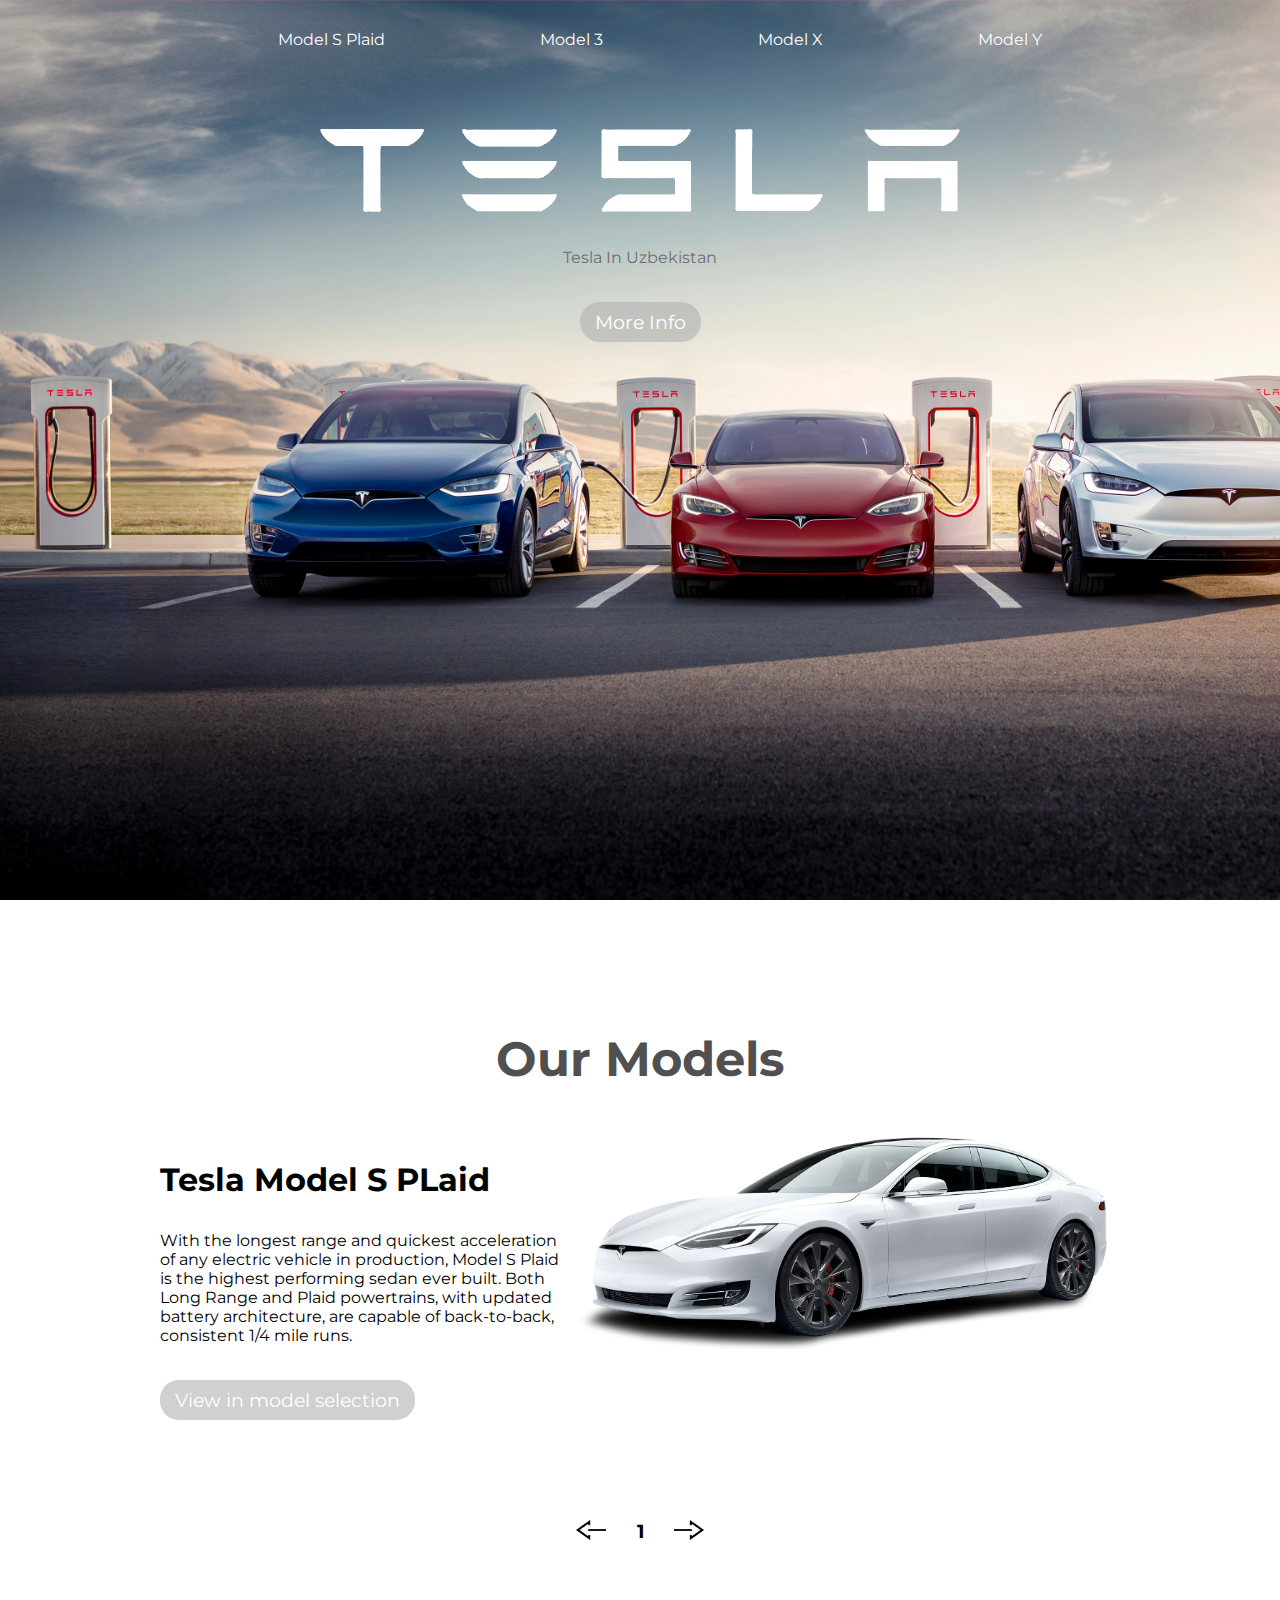
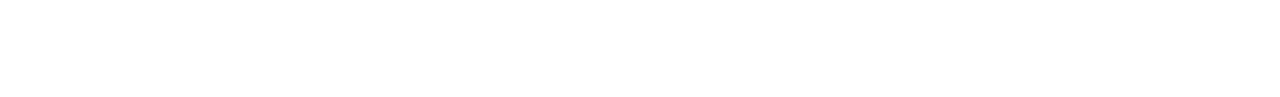
<file: Tesla-En/index.html>
<!DOCTYPE html>
<head>
    <meta charset="UTF-8">
    <meta http-equiv="X-UA-Compatible" content="IE=edge">
    <link rel="icon" href="https://upload.wikimedia.org/wikipedia/commons/b/bb/Tesla_T_symbol.svg">
    <meta name="viewport" content="width=device-width, initial-scale=1.0">
    
    <title>TESLA</title>
    <link rel="stylesheet" href="styles.css">
</head>
<body>
    <div class="preloader">
        <div class="preloader__row">
          <div class="preloader__item"></div>
          <div class="preloader__item"></div>
        </div>
      </div>

    <script>
        window.onload = function () {
          document.body.classList.add('loaded');
        }
    </script>

    <script>
            window.onload = function () {
            document.body.classList.add('loaded_hiding');
            window.setTimeout(function () {
                document.body.classList.add('loaded');
                document.body.classList.remove('loaded_hiding');
            }, 500);
            }
    </script>


    <section>
    

    <nav>
        <ul>
        <li><a href="model-config/model-plaid/index.html" class="model-plaid">Model S Plaid</a></li>
        <li><a href="model-config/model-3/index.html" class="model-3">Model 3</a></li>
        <li><a href="model-config/model-x/index.html" class="model-x">Model X</a></li>
        <li><a href="model-config/model-y/index.html" class="model-y">Model Y</a></li>
        </ul>
    </nav>
    
    <div class="logo-img">
        <img src="img/logo.png" alt="logo" class="logo" width="40%" >
    </div>
    <p class="logo-text">Tesla In Uzbekistan</p>
    

    <button class="configure"><a href="model-config/model-choose.html">More Info</a></button>

</section>

    <h2 id="cars">Our Models</h2>

<div class="cars">

    <div class="tesla--model">
        <div class="about--car">
            <h3 class="model-name--1">Tesla Model S PLaid</h3>
            <h3 class="model-name--2 hidden">Tesla Model 3</h3>
            <h3 class="model-name--3 hidden">Tesla Model X</h3>
            <h3 class="model-name--4 hidden">Tesla Model Y</h3>
            
            <p class="model-about--1">With the longest range and quickest acceleration of any electric vehicle in production, Model S Plaid is the highest performing sedan ever built. Both Long Range and Plaid powertrains, with updated battery architecture, are capable of back-to-back, consistent 1/4 mile runs.</p>
            <p class="model-about--2 hidden">Model 3 comes with the option of dual motor all-wheel drive, 20” Überturbine Wheels and Performance Brakes and lowered suspension for total control, in all weather conditions. And a carbon fiber spoiler improves stability at high speeds, all allowing Model 3 to accelerate from 0-60 mph* in as little as 3.1 seconds.</p>
            <p class="model-about--3 hidden">With the most power and quickest acceleration of any SUV, Model X Plaid is the highest performing SUV ever built. Both Long Range and Plaid powertrains, with updated battery architecture, can deliver instant torque at any speed.</p>
            <p class="model-about--4 hidden">Model Y provides maximum versatility—able to carry 7 passengers and their cargo. Each second row seat folds flat independently, creating flexible storage for skis, furniture, luggage and more. The liftgate opens to a low trunk floor that makes loading and unloading easy and quick.</p>

            
            <button class="configure-left"><a href="model-config/model-choose.html">View in model selection</a></button>
            
        </div>
        <div class="car--image">
            <img src="img-models/1.png" alt="model" id="gallery-cars" class="gallery-cars--1">
            <img src="img-models/2.png" alt="model" id="gallery-cars" class="gallery-cars--2 hidden">
            <img src="img-models/3.png" alt="model" id="gallery-cars" class="gallery-cars--3 hidden">
            <img src="img-models/4.png" alt="model" id="gallery-cars" class="gallery-cars--4 hidden">
            
        </div>

    </div>
</div>


    <div class="gallery-controller">
        <img src="img/arrow-left.png" class="left-arrow" width="30px" height="20px">
        <strong><p class="gallery-num">1</p></strong>
        <img src="img/arrow-right.png" class="right-arrow" width="30px" height="20px">

    </div>

   

    <script src="script.js"></script>
</body>
</html>
</file>
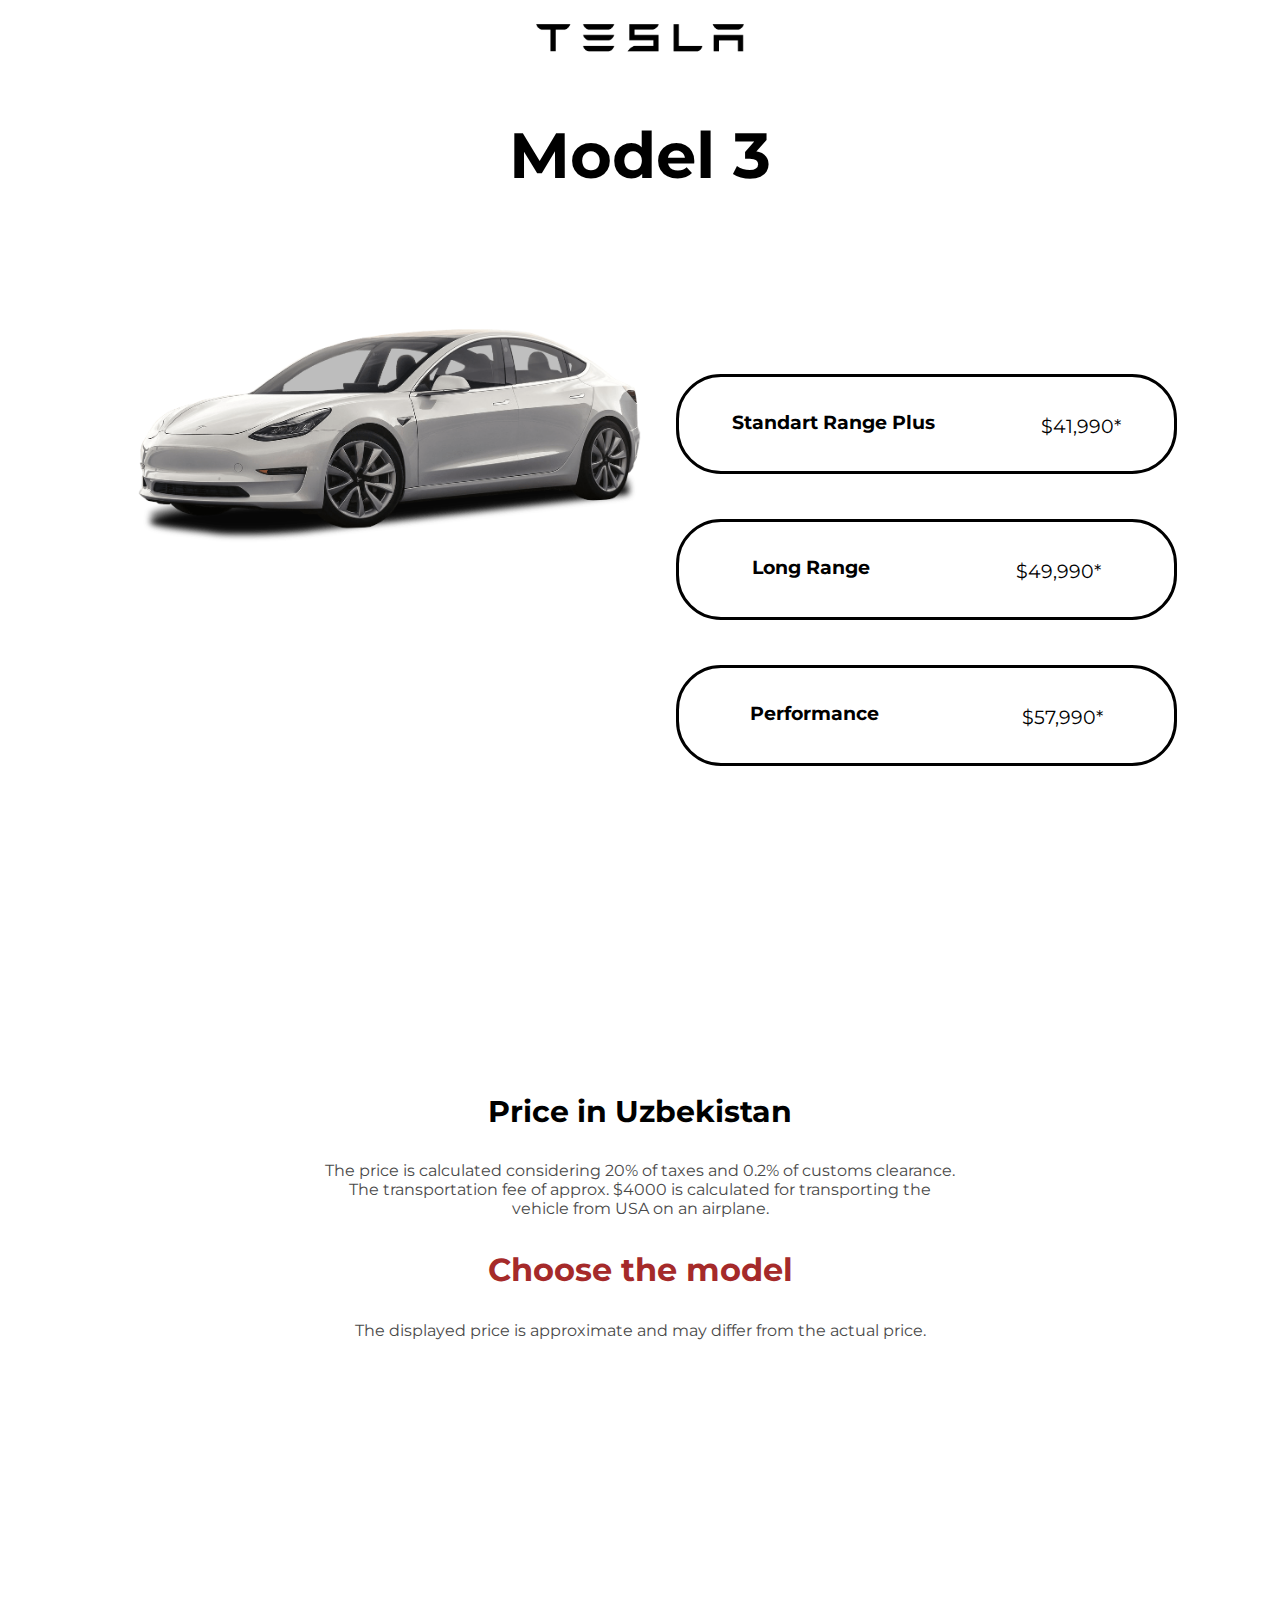
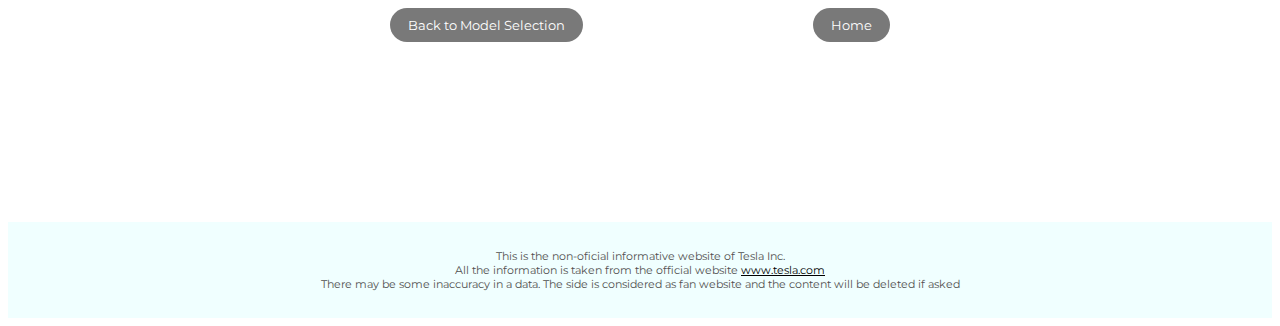
<file: Tesla-En/model-config/model-3/index.html>
<!DOCTYPE html>
<html lang="en">
<head>
    <meta charset="UTF-8">
    <meta http-equiv="X-UA-Compatible" content="IE=edge">
    <link rel="stylesheet" href="model.css">
    <meta name="viewport" content="width=device-width, initial-scale=1.0">
    <link rel="icon" href="https://upload.wikimedia.org/wikipedia/commons/b/bb/Tesla_T_symbol.svg">
    <title>Tesla Model 3</title>
</head>
<body>

    <header>
        <img src="logo.png" alt="Logo">
    </header>

    <h2 class="header">Model 3</h2>

    <section>
        <div class="model-img">
            <img src="img-model/model.png" alt="model">
        </div>

    
        <div class="configurator">
            <div class="config config-1" id="config-1">
                <div><h3 id="name-of-config-1">Standart Range Plus</p></div>
                <div><p id="price-1">$41,990*</p></div>
                
                

            </div>
            <div class="config config-2">
                <div><h3 id="name-of-config-2">Long Range</p></div>
                <div><p id="price-1">$49,990*</p></div>
                
                
            </div>

            <div class="config config-3">
                <div><h3 id="name-of-config-3">Performance</p></div>
                <div><p id="price-1">$57,990*</p></div>
                
                
            </div>


        </div>

    </section>

    <div class="uzb-cost">
        <h3>Price in Uzbekistan</h3>
        <p class="uzb-reg">The price is calculated considering 20% of taxes and 0.2% of customs clearance. The transportation fee of approx. $4000 is calculated for transporting the vehicle from USA on an airplane.</p>
        <p class="price-uzb"><strong>Choose the model</strong></p>
        <p class="note">The displayed price is approximate and may differ from the actual price.</p>
    </div>


    <div class="buttons">
        <button><a href="../model-choose.html">Back to Model Selection</a></button><br>
        <button><a href="../../index.html">Home</a></button>

    </div>



    <!-- <div class="section-specs">
        <div class="specs">
            <div class="range"></div>
            <div class="top-speed"></div>
            <div class="speed"></div>
        </div>
    </div> -->




    <footer>
        <p>This is the non-oficial informative website of Tesla Inc. <br>
         All the information is taken from the official website <a href="tesla.com">www.tesla.com</a><br>
        There may be some inaccuracy in a data. The side is considered as fan website and the content will be deleted if asked</p>
    </footer>
    

<script src="model.js"></script>
    
</body>
</html>
</file>
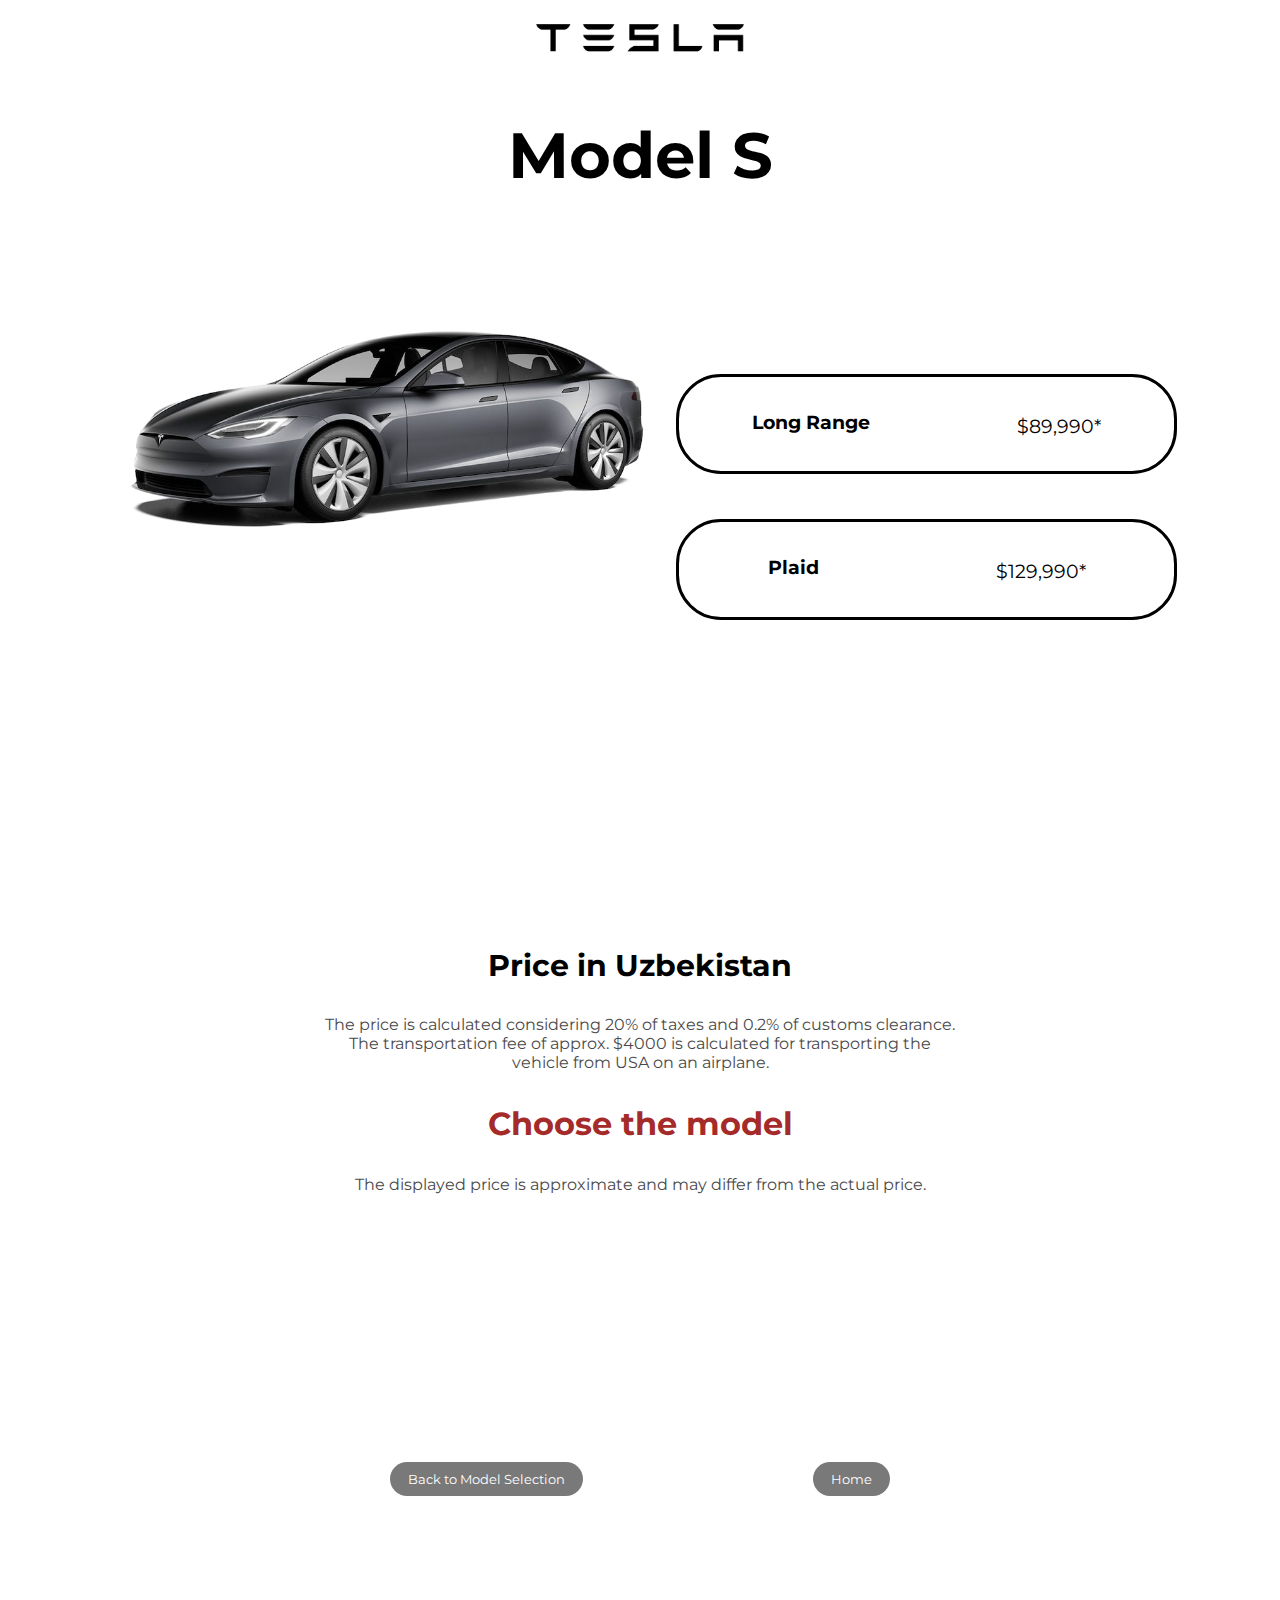
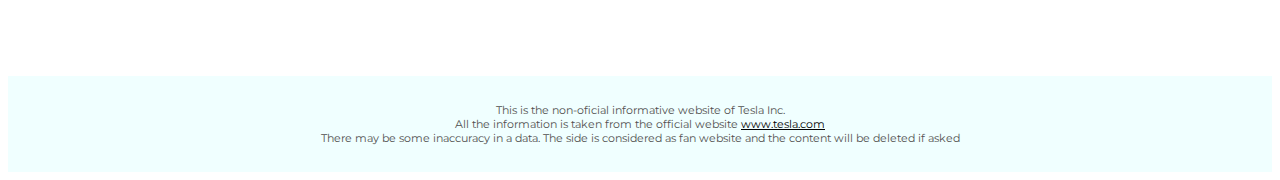
<file: Tesla-En/model-config/model-plaid/index.html>
<!DOCTYPE html>
<html lang="en">
<head>
    <meta charset="UTF-8">
    <meta http-equiv="X-UA-Compatible" content="IE=edge">
    <link rel="stylesheet" href="model.css">
    <meta name="viewport" content="width=device-width, initial-scale=1.0">
    <link rel="icon" href="https://upload.wikimedia.org/wikipedia/commons/b/bb/Tesla_T_symbol.svg">
    <title>Tesla Model S PLaid</title>
</head>
<body>

    <header>
        <img src="logo.png" alt="Logo">
    </header>

    <h2 class="header">Model S</h2>

    <section>
        <div class="model-img">
            <img src="img-model/model.png" alt="model">
        </div>

    
        <div class="configurator">
            <div class="config config-1" id="config-1">
                <div><h3 id="name-of-config-1">Long Range</p></div>
                <div><p id="price-1">$89,990*</p></div>
                
                

            </div>
            <div class="config config-2">
                <div><h3 id="name-of-config-1">Plaid</p></div>
                <div><p id="price-1">$129,990*</p></div>
                
                
            </div>

            <!-- <div class="config config-3">
                <div><h3 id="name-of-config-1">Plaid</p></div>
                <div><p id="price-1">$129,990*</p></div>
                
                
            </div> -->


        </div>

    </section>

    <div class="uzb-cost">
        <h3>Price in Uzbekistan</h3>
        <p class="uzb-reg">The price is calculated considering 20% of taxes and 0.2% of customs clearance. The transportation fee of approx. $4000 is calculated for transporting the vehicle from USA on an airplane.</p>
        <p class="price-uzb"><strong>Choose the model</strong></p>
        <p class="note">The displayed price is approximate and may differ from the actual price.</p>
    </div>


    <div class="buttons">
        <button><a href="../model-choose.html">Back to Model Selection</a></button><br>
        <button><a href="../../index.html">Home</a></button>

    </div>



    <!-- <div class="section-specs">
        <div class="specs">
            <div class="range"></div>
            <div class="top-speed"></div>
            <div class="speed"></div>
        </div>
    </div> -->




    <footer>
        <p>This is the non-oficial informative website of Tesla Inc. <br>
         All the information is taken from the official website <a href="tesla.com">www.tesla.com</a><br>
        There may be some inaccuracy in a data. The side is considered as fan website and the content will be deleted if asked</p>
    </footer>
    

<script src="model.js"></script>
    
</body>
</html>
</file>
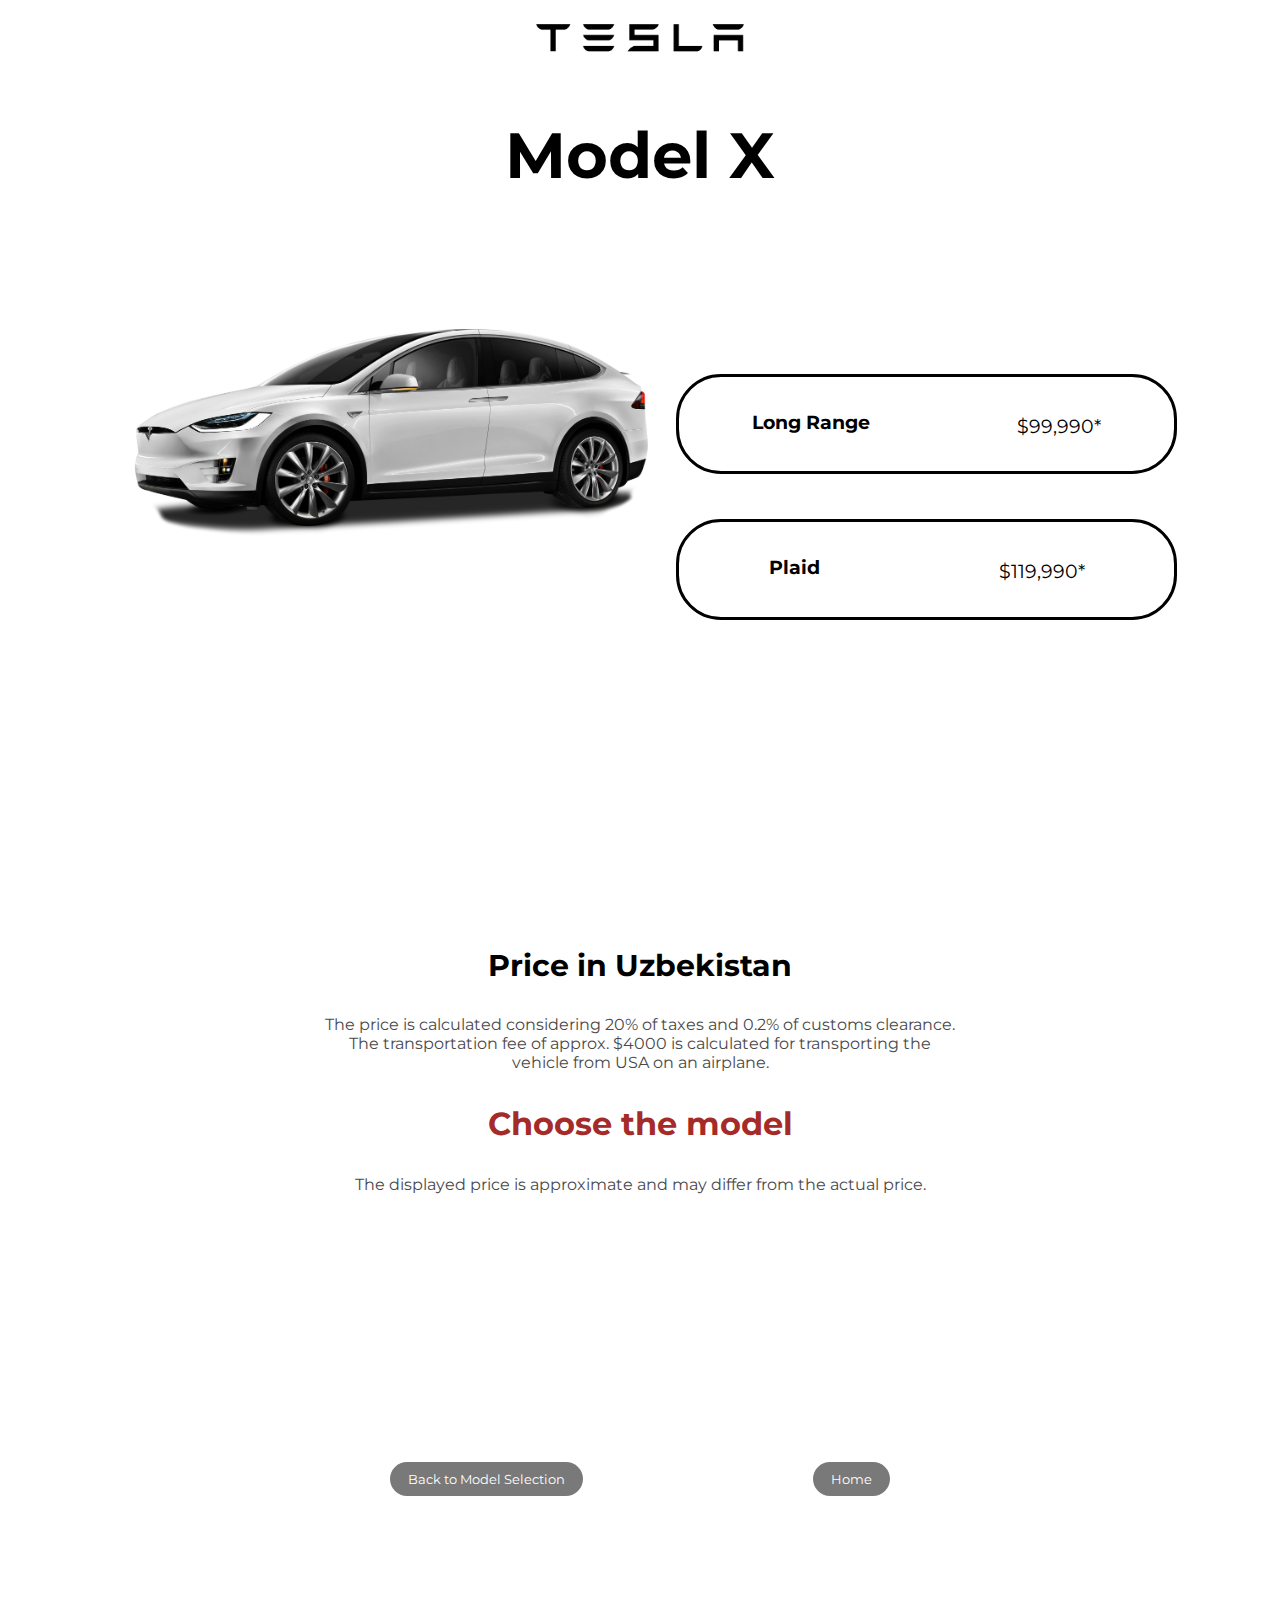
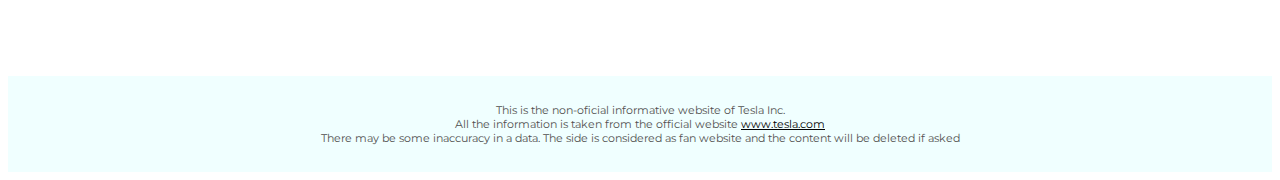
<file: Tesla-En/model-config/model-x/index.html>
<!DOCTYPE html>
<html lang="en">
<head>
    <meta charset="UTF-8">
    <meta http-equiv="X-UA-Compatible" content="IE=edge">
    <link rel="stylesheet" href="model.css">
    <meta name="viewport" content="width=device-width, initial-scale=1.0">
    <link rel="icon" href="https://upload.wikimedia.org/wikipedia/commons/b/bb/Tesla_T_symbol.svg">
    <title>Tesla Model X</title>
</head>
<body>

    <header>
        <img src="logo.png" alt="Logo">
    </header>

    <h2 class="header">Model X</h2>

    <section>
        <div class="model-img">
            <img src="img-model/model.png" alt="model">
        </div>

    
        <div class="configurator">
            <div class="config config-1" id="config-1">
                <div><h3 id="name-of-config-1">Long Range</p></div>
                <div><p id="price-1">$99,990*</p></div>
                
                

            </div>
            <div class="config config-2">
                <div><h3 id="name-of-config-1">Plaid</p></div>
                <div><p id="price-1">$119,990*</p></div>
                
                
            </div>

            <!-- <div class="config config-3">
                <div><h3 id="name-of-config-1">Plaid</p></div>
                <div><p id="price-1">$129,990*</p></div>
                
                
            </div> -->


        </div>

    </section>

    <div class="uzb-cost">
        <h3>Price in Uzbekistan</h3>
        <p class="uzb-reg">The price is calculated considering 20% of taxes and 0.2% of customs clearance. The transportation fee of approx. $4000 is calculated for transporting the vehicle from USA on an airplane.</p>
        <p class="price-uzb"><strong>Choose the model</strong></p>
        <p class="note">The displayed price is approximate and may differ from the actual price.</p>
    </div>


    <div class="buttons">
        <button><a href="../model-choose.html">Back to Model Selection</a></button><br>
        <button><a href="../../index.html">Home</a></button>

    </div>


    <!-- <div class="section-specs">
        <div class="specs">
            <div class="range"></div>
            <div class="top-speed"></div>
            <div class="speed"></div>
        </div>
    </div> -->




    <footer>
        <p>This is the non-oficial informative website of Tesla Inc. <br>
         All the information is taken from the official website <a href="tesla.com">www.tesla.com</a><br>
        There may be some inaccuracy in a data. The side is considered as fan website and the content will be deleted if asked</p>
    </footer>
    

<script src="model.js"></script>
    
</body>
</html>
</file>
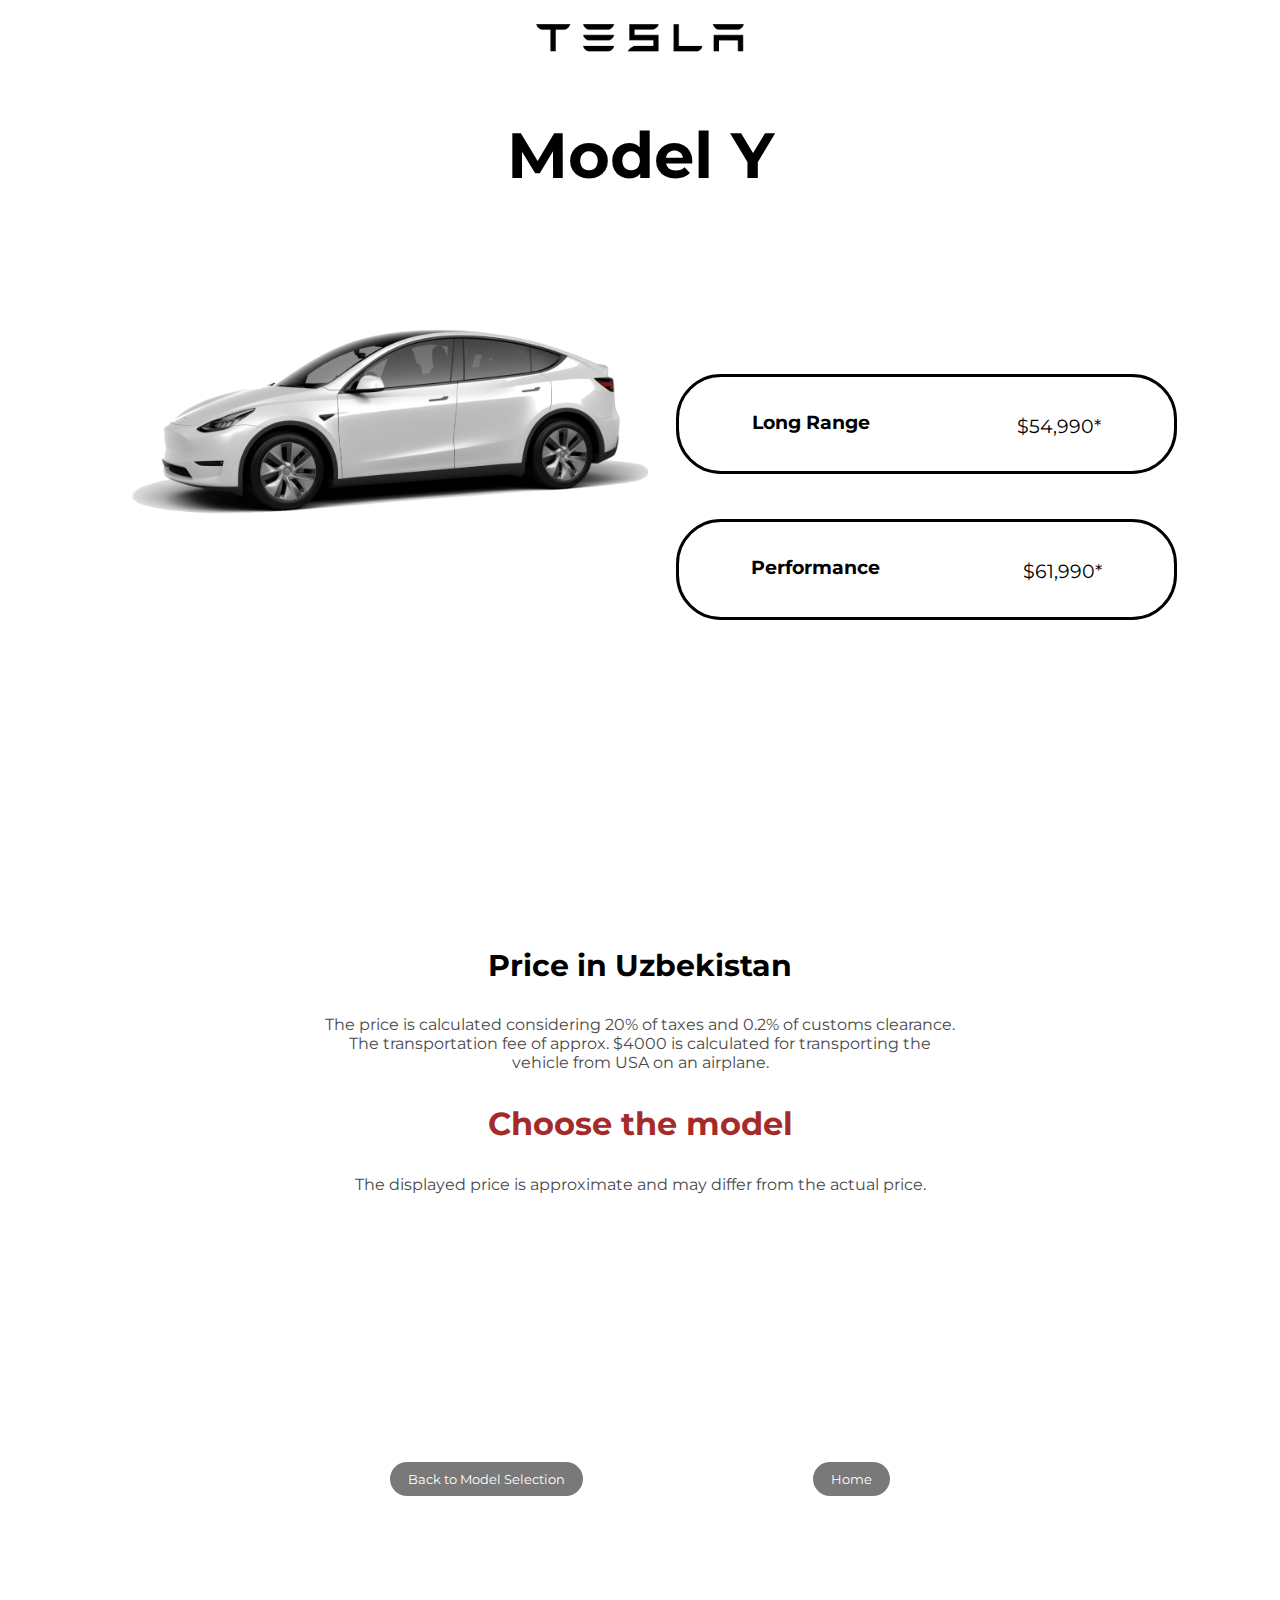
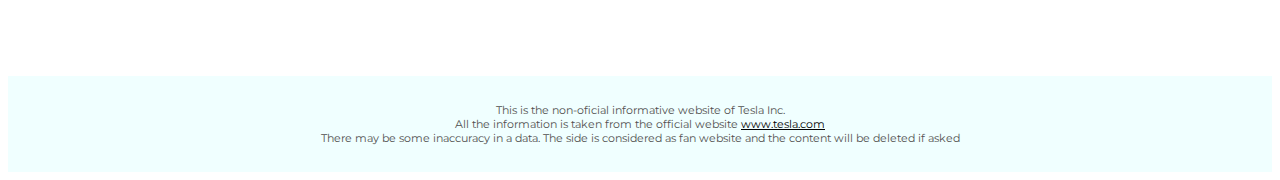
<file: Tesla-En/model-config/model-y/index.html>
<!DOCTYPE html>
<html lang="en">
<head>
    <meta charset="UTF-8">
    <meta http-equiv="X-UA-Compatible" content="IE=edge">
    <link rel="stylesheet" href="model.css">
    <meta name="viewport" content="width=device-width, initial-scale=1.0">
    <link rel="icon" href="https://upload.wikimedia.org/wikipedia/commons/b/bb/Tesla_T_symbol.svg">
    <title>Tesla Model Y</title>
</head>
<body>

    <header>
        <img src="logo.png" alt="Logo">
    </header>

    <h2 class="header">Model Y</h2>

    <section>
        <div class="model-img">
            <img src="img-model/model.png" alt="model">
        </div>

    
        <div class="configurator">
            <div class="config config-1" id="config-1">
                <div><h3 id="name-of-config-1">Long Range</p></div>
                <div><p id="price-1">$54,990*</p></div>
                
                

            </div>
            <div class="config config-2">
                <div><h3 id="name-of-config-1">Performance</p></div>
                <div><p id="price-1">$61,990*</p></div>
                
                
            </div>

            <!-- <div class="config config-3">
                <div><h3 id="name-of-config-1">Plaid</p></div>
                <div><p id="price-1">$129,990*</p></div>
                
                
            </div> -->


        </div>

    </section>

    <div class="uzb-cost">
        <h3>Price in Uzbekistan</h3>
        <p class="uzb-reg">The price is calculated considering 20% of taxes and 0.2% of customs clearance. The transportation fee of approx. $4000 is calculated for transporting the vehicle from USA on an airplane.</p>
        <p class="price-uzb"><strong>Choose the model</strong></p>
        <p class="note">The displayed price is approximate and may differ from the actual price.</p>
    </div>

    <div class="buttons">
        <button><a href="../model-choose.html">Back to Model Selection</a></button><br>
        <button><a href="../../index.html">Home</a></button>

    </div>



    <!-- <div class="section-specs">
        <div class="specs">
            <div class="range"></div>
            <div class="top-speed"></div>
            <div class="speed"></div>
        </div>
    </div> -->




    <footer>
        <p>This is the non-oficial informative website of Tesla Inc. <br>
         All the information is taken from the official website <a href="tesla.com">www.tesla.com</a><br>
        There may be some inaccuracy in a data. The side is considered as fan website and the content will be deleted if asked</p>
    </footer>
    

<script src="model.js"></script>
    
</body>
</html>
</file>
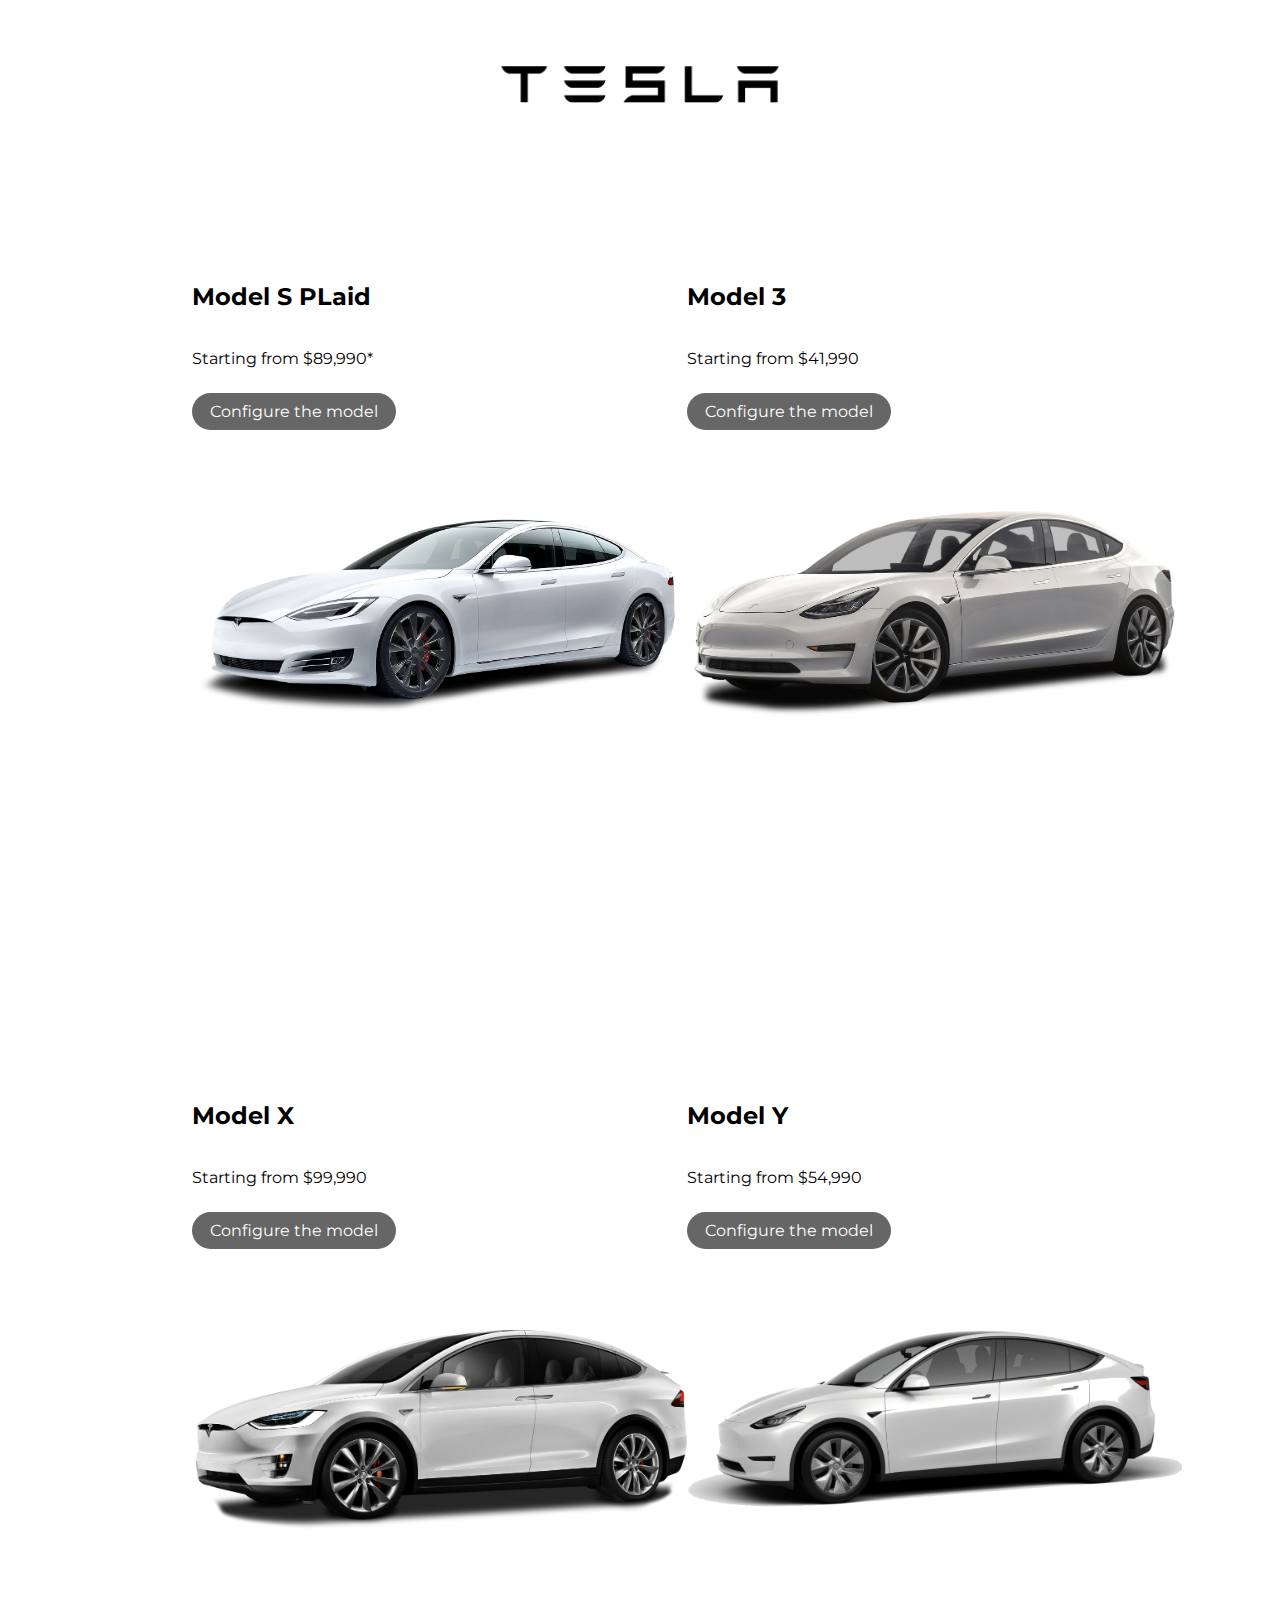
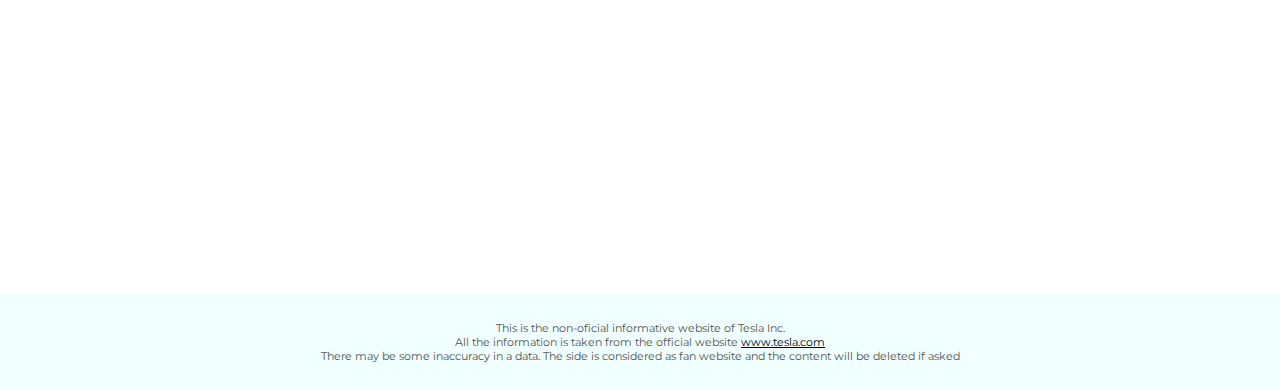
<file: Tesla-En/model-config/model-choose.html>
<!DOCTYPE html>
<html lang="en">
<head>
    <meta charset="UTF-8">
    <meta http-equiv="X-UA-Compatible" content="IE=edge">
    <link rel="icon" href="https://upload.wikimedia.org/wikipedia/commons/b/bb/Tesla_T_symbol.svg">
    <meta name="viewport" content="width=device-width, initial-scale=1.0">
        <link
    rel="stylesheet"
    href="https://cdnjs.cloudflare.com/ajax/libs/animate.css/4.1.1/animate.min.css"
  /><link rel="stylesheet" href="model-choose-style.css">
    <title>Model Selection</title>
</head>
<body>
    <!-- Loader -->
    <div class="preloader">
        <div class="preloader__row">
          <div class="preloader__item"></div>
          <div class="preloader__item"></div>
        </div>
      </div>

    <script>
        window.onload = function () {
          document.body.classList.add('loaded');
        }
    </script>

    <script>
            window.onload = function () {
            document.body.classList.add('loaded_hiding');
            window.setTimeout(function () {
                document.body.classList.add('loaded');
                document.body.classList.remove('loaded_hiding');
            }, 500);
            }
    </script>



    <header>
        <img src="img-selector/logo.png" alt="Logo">
    </header>
    <section>
        <div class="model_line-1">
            <div class="model plaid">
                <h2>Model S PLaid</h2>
                <p>Starting from $89,990*</p>
                <a href="model-plaid/index.html">Configure the model</a>
                <img src="img-selector/1.png" alt="model">
            </div>
            <div class="model model3">
                <h2>Model 3</h2>
                <p>Starting from $41,990</p>
                <a href="model-3/index.html">Configure the model</a>
                <img src="img-selector/2.png" alt="model">
            </div>

            
        </div>
    
            <p class="more animate__animated animate__bounce">Scroll to see more</p>
        
            <script>
                // All animations will take twice the time to accomplish
                document.documentElement.style.setProperty('--animate-duration', '2s');

                // All animations will take half the time to accomplish
                document.documentElement.style.setProperty('--animate-duration', '.5s');
            </script>
        

        <div class="model_line-2">
            <div class="model modelX">
                <h2>Model X</h2>
                <p>Starting from $99,990</p>
                <a href="model-x/index.html">Configure the model</a>
                <img src="img-selector/3.png" alt="model">
            </div>
            <div class="model modelY">
                <h2>Model Y</h2>
                <p>Starting from $54,990</p>
                <a href="model-y/index.html">Configure the model</a>
                <img src="img-selector/4.png" alt="model">
            </div>

        </div>
    </section>




    <footer>
        <p>This is the non-oficial informative website of Tesla Inc. <br>
         All the information is taken from the official website <a href="tesla.com">www.tesla.com</a><br>
        There may be some inaccuracy in a data. The side is considered as fan website and the content will be deleted if asked</p>
    </footer>
</body>
</html>
</file>
<file: Tesla-En/styles.css>
@import url('https://fonts.googleapis.com/css2?family=Montserrat:wght@300;500&display=swap');
/* font-family: 'Montserrat', sans-serif; */
@import url('https://fonts.googleapis.com/css2?family=Montserrat:wght@800&display=swap');
/* font-family: 'Montserrat', sans-serif; */




html{
    scroll-behavior: smooth;
}


body {
    margin: 0;
    padding: 0;
    box-sizing: border-box;
    
}

section {
    background-image: url("img/all.webp");
    background-size: cover;
    height: 100vh;
}
/* Pre-Loader */
.preloader {
    /*фиксированное позиционирование*/
    position: fixed;

/* координаты положения */
    left: 0;
    top: 0;
    right: 0;
    bottom: 0;
    /* фоновый цвет элемента */
    background: #e0e0e0;
    /* размещаем блок над всеми элементами на странице (это значение должно быть больше, чем у любого другого позиционированного элемента на странице) */
    z-index: 1001;
  }
  
  .preloader__row {
    position: relative;
    top: 50%;
    left: 50%;
    width: 70px;
    height: 70px;
    margin-top: -35px;
    margin-left: -35px;
    text-align: center;
    animation: preloader-rotate 2s infinite linear;
  }
  
  .preloader__item {
    position: absolute;
    display: inline-block;
    top: 0;
    background-color: #337ab7;
    border-radius: 100%;
    width: 35px;
    height: 35px;
    animation: preloader-bounce 2s infinite ease-in-out;
  }
  
  .preloader__item:last-child {
    top: auto;
    bottom: 0;
    animation-delay: -1s;
  }
  
  @keyframes preloader-rotate {
    100% {
      transform: rotate(360deg);
    }
  }
  
  @keyframes preloader-bounce {
  
    0%,
    100% {
      transform: scale(0);
    }
  
    50% {
      transform: scale(1);
    }
  }
  
  .loaded_hiding .preloader {
    transition: 0.3s opacity;
    opacity: 0;
  }
  
  .loaded .preloader {
    display: none;
  }








.logo-text {
    font-family: 'Montserrat', sans-serif;
    text-align: center;
    color: rgb(110, 110, 110);
    text-decoration: none;
}

@keyframes scale-up-center{0%{transform:scale(.5)}100%{transform:scale(1)}}
.logo, nav, .logo-text{animation:scale-up-center .4s cubic-bezier(.39,.575,.565,1.000) both}


nav {
    width: 75%;
    margin: auto;
    padding-top: 30px;
    
}

nav a {
    text-decoration: none;
    color: #FFF;
}

ul {
    list-style-type: none;
    display: flex;
    margin: 0;
    justify-content: space-around;
    font-family: 'Montserrat', sans-serif;
    color: white;
    
    
}

.hidden {
    display: none;
}

li {
    color: #FFF;
    transition: all .15s ease-in-out;
}

li:hover {
    color: black;
    padding: 5px 13px;
    border-radius: 2vh;
    background-color: rgba(36, 36, 36, 0.404);
    transform: scale(1.05);
}

.logo {
    display: block;
    margin-left: auto;
    margin-right: auto;
    padding-top: 80px;
    padding-bottom: 20px;
    width: 50%;
}

.configure {
    display: block;
    margin-left: auto;
    margin-right: auto;
    margin-top: 35px;
    background-color: rgba(177, 177, 177, 0.603);
    color: rgb(70, 70, 70);
    transition: all .15s ease-in-out;
    border-radius: 3vh;
    border-style: none;
    font-family: 'Montserrat', sans-serif;
    font-size: 1.2rem;
    padding: 8px 15px;
}

.configure:hover {
    background-color: rgba(0, 0, 0, 0.411);
    color: rgb(255, 255, 255);
    transform: scale(1.2);
}

h2 {
    text-align: center;
    font-family: 'Montserrat', sans-serif;
    color: rgb(80, 80, 80);
    font-size: 3rem;
    padding-top: 10vh;
    
    
}


.cars {
    width: 75%;
    margin: auto;
}

.tesla--model {
    display: flex;
    justify-content: space-between;
    font-family: 'Montserrat', sans-serif;
    padding-bottom: 50px;
    
}

.about--car h3 {
    
    font-size: 2rem;
}

#gallery-cars {
    height: 40vh;
    text-align:center;
}

.configure-left {
    display: block;   
    margin-top: 35px;
    background-color: rgba(177, 177, 177, 0.603);
    color: rgb(70, 70, 70);
    transition: all .15s ease-in-out;
    border-radius: 19px;
    border-style: none;
    font-family: 'Montserrat', sans-serif;
    font-size: 1.2rem;
    padding: 8px 15px;
}

.configure-left:hover {
    background-color: rgba(0, 0, 0, 0.411);
    color: rgb(255, 255, 255);
    transform: scale(1.2);
}

.gallery-controller {
    display: flex;
    justify-content: space-between;
    width: 10%;
    margin: auto;
    padding-top: 30px;

}

.gallery-controller p {
    font-family: 'Montserrat', sans-serif;
    font-size: 1.2rem;
    padding-bottom: 15vh;
}

.gallery-controller img {
    padding-top: 20px;
}

.configure a {
    text-decoration: none;
    color: #FFF;
}

.configure-left a {
    text-decoration: none;
    color: #FFF;
}




footer {
    background-color: azure;
    
    font-size: 0.7rem;
    text-align: center;
    padding: 1rem 0;
    color: rgb(80, 80, 80);
    font-family: 'Montserrat', sans-serif;
}

footer a {
    color: #000;
}


#specs {
    width: 75%;
    margin: auto;
    display: flex;
    justify-content: space-around;
    margin: auto;
    text-align: center;
}

.range h4 {
    font-size: 2rem;
}

#hidden {
    display:none;
}



/* For mobile displays with max-width of 500px */

@media all and (max-width: 600px) {
    section {
        background-image: url("img/vert.webp");
        width: 100%;
        background-size: cover;
        
    }

    nav {
        width: 85%;
        margin: auto;
        padding-top: 30px;
        
    }
    
    nav a {
        text-decoration: none;
        color: #FFF;
        font-size: 0.7rem;;
    }
    
    ul {
        text-align: center;
        list-style-type: none;
        display: flex;
        margin: 0;
        justify-content: space-between;
        font-family: 'Montserrat', sans-serif;
        color: white;
    
        
    }

    .logo {
        width: 70%;
    }

    .tesla--model {
        display: block;
    }

    .car--image {
        min-width: 100px;
    }

    h2 {
        font-size: 2rem;
        padding-bottom: 5vh;
    }

    .about--car h3 {
        font-size: 1.4rem;
    }

    #gallery-cars {
        height: 23vh;
    }
    
    
  }




  @media (min-width: 601px) and (max-width: 900px)  {
    
    #gallery-cars {
        height: 23vh;
        text-align:center;
    }

    section {
        background-image: url("img/tablet.webp");
        width: 100%;
        background-size: cover;
        
    }

    .tesla--model {
        display: block;
    }

    .logo-text {
        color: #FFF;
    }

    .logo {
        min-width: 50vh;
        max-width: 80vh;
    }
}

@media (min-width: 900px) and (max-width: 1500px) {
    #gallery-cars {
        max-height: 25vh;
    }
}
</file>
<file: Tesla-En/model-config/model-3/model.css>
@import url('https://fonts.googleapis.com/css2?family=Montserrat:wght@300;500&display=swap');
/* font-family: 'Montserrat', sans-serif; */
@import url('https://fonts.googleapis.com/css2?family=Montserrat:wght@800&display=swap');
/* font-family: 'Montserrat', sans-serif; */

header {
    margin:auto;
    text-align: center;
     
}

html{
    scroll-behavior: smooth;
}

header img{
    width: 30vh;
}
.header {
    margin: auto;
    text-align: center;
}



h2 {
    font-family: 'Montserrat', sans-serif;
    font-size: 4rem;
    text-align: center;
}


.config-1 {
    width: 55vh;
    display: flex;
    justify-content: space-around;
    font-family: 'Montserrat', sans-serif;
    border-style: solid;
    
    border-radius: 5vh;
    margin: 5vh 0;
    background-color: white;

}

.config-2 {
    width: 55vh;
    display: flex;
    justify-content: space-around;
    font-family: 'Montserrat', sans-serif;
    border-style: solid;
    
    border-radius: 5vh;
    margin: 5vh 0;
    background-color: white;

}

.config-3 {
    width: 55vh;
    display: flex;
    justify-content: space-around;
    font-family: 'Montserrat', sans-serif;
    border-style: solid;
    
    border-radius: 5vh;
    margin: 5vh 0;
    background-color: white;

}



.config h3 {
    font-size: 1.2rem;
}

.config p {
    display: inline-block;
  vertical-align: middle;
  font-size: 1.2rem;
  padding-top: 2vh;
}

.uzb-cost {
    font-family: 'Montserrat', sans-serif;
    text-align: center;
    
    margin:auto;
    padding: 18vh 0;


}

.uzb-cost h3 {
    font-size: 1.9rem;
}

.uzb-reg, .note {
    color: rgb(73, 73, 73);
} 

.price-uzb {
    font-size: 2rem;
    color: brown;
}

button a{
    text-decoration: none;
    color: white;
    font-family: 'Montserrat', sans-serif;

}

button {
    padding: 1vh 2vh;
    text-decoration: none;
    border-radius: 5vh;
    border-style: none;
    transition: ease-in-out .2s;
    background-color: rgba(46, 46, 46, 0.644);
    margin: 0 2vh;
}

button:hover {
    transform: scale(1.5);
}

.buttons {
    margin: auto;
    display: flex;
    width: 50%;
    padding: 10vh;
    justify-content: space-around;
}



@media screen and (min-width: 1201px) {

    
    section {
        margin: auto;
        width: 85%;
        display: flex;
        justify-content: space-between;
        padding: 10vh 0;
    
    }
    
    h2 {
        font-family: 'Montserrat', sans-serif;
        font-size: 4rem;
        text-align: center;
        padding: 5vh;
    }

    .model-img img{
       
        display: block;
        margin: auto;
        margin: auto;
        width: 90%;
        
    }
    
    .uzb-cost {
        width: 50%;
    }
}

footer {
    background-color: azure;
    font-size: 0.7rem;
    text-align: center;
    padding: 1rem 0;
    color: rgb(80, 80, 80);
    font-family: 'Montserrat', sans-serif;
    margin-top: 10vh;
}

footer a {
    color: #000;
}


@media (min-width: 601px) and (max-width: 1200px){
    img {
        display: block;
        margin-left: auto;
        margin-right: auto;
        width: 90%;
        padding: 5vh 0;
    }

    .model-img {
        margin: auto;
    }

    section {
        
        display: block;
        margin-left: auto;
        margin-right: auto;
        
       
    
    }

    .configurator {
        margin: auto;
    }
}


@media screen and (max-width: 600px) {
    img {
        display: block;
        margin-left: auto;
        margin-right: auto;
        width: 80%;
        padding: 5vh 0;
    }

    h2 {
        font-size: 1.8rem;
    }
    .configurator {
       width: 80%;
        margin-left: auto;
        margin-right: auto;
    }
}
</file>
<file: Tesla-En/model-config/model-plaid/model.css>
@import url('https://fonts.googleapis.com/css2?family=Montserrat:wght@300;500&display=swap');
/* font-family: 'Montserrat', sans-serif; */
@import url('https://fonts.googleapis.com/css2?family=Montserrat:wght@800&display=swap');
/* font-family: 'Montserrat', sans-serif; */

header {
    margin:auto;
    text-align: center;
     
}

html{
    scroll-behavior: smooth;
}

header img{
    width: 30vh;
}
.header {
    margin: auto;
    text-align: center;
}



h2 {
    font-family: 'Montserrat', sans-serif;
    font-size: 4rem;
    text-align: center;
}


.config-1 {
    width: 55vh;
    display: flex;
    justify-content: space-around;
    font-family: 'Montserrat', sans-serif;
    border-style: solid;
    
    border-radius: 5vh;
    margin: 5vh 0;
    background-color: white;

}

.config-2 {
    width: 55vh;
    display: flex;
    justify-content: space-around;
    font-family: 'Montserrat', sans-serif;
    border-style: solid;
    
    border-radius: 5vh;
    margin: 5vh 0;
    background-color: white;

}


.config h3 {
    font-size: 1.2rem;
}

.config p {
    display: inline-block;
  vertical-align: middle;
  font-size: 1.2rem;
  padding-top: 2vh;
}

.uzb-cost {
    font-family: 'Montserrat', sans-serif;
    text-align: center;
    
    margin:auto;
    padding: 18vh 0;


}

.uzb-cost h3 {
    font-size: 1.9rem;
}

.uzb-reg, .note {
    color: rgb(73, 73, 73);
} 

.price-uzb {
    font-size: 2rem;
    color: brown;
}

button a{
    text-decoration: none;
    color: white;
    font-family: 'Montserrat', sans-serif;

}

button {
    padding: 1vh 2vh;
    text-decoration: none;
    border-radius: 5vh;
    border-style: none;
    transition: ease-in-out .2s;
    background-color: rgba(46, 46, 46, 0.644);
    margin: 0 2vh;
}

button:hover {
    transform: scale(1.5);
}

.buttons {
    margin: auto;
    display: flex;
    width: 50%;
    padding: 10vh;
    justify-content: space-around;
}



@media screen and (min-width: 1201px) {

    
    section {
        margin: auto;
        width: 85%;
        display: flex;
        justify-content: space-between;
        padding: 10vh 0;
    
    }
    
    h2 {
        font-family: 'Montserrat', sans-serif;
        font-size: 4rem;
        text-align: center;
        padding: 5vh;
    }

    .model-img img{
       
        display: block;
        margin: auto;
        margin: auto;
        width: 90%;
    }
    
    .uzb-cost {
        width: 50%;
    }
}

footer {
    background-color: azure;
    font-size: 0.7rem;
    text-align: center;
    padding: 1rem 0;
    color: rgb(80, 80, 80);
    font-family: 'Montserrat', sans-serif;
    margin-top: 10vh;
}

footer a {
    color: #000;
}


@media (min-width: 601px) and (max-width: 1200px){
    img {
        display: block;
        margin-left: auto;
        margin-right: auto;
        width: 90%;
        padding: 5vh 0;
    }

    .model-img {
        margin: auto;
    }

    section {
        
        display: block;
        margin-left: auto;
        margin-right: auto;
        
       
    
    }

    .configurator {
        margin: auto;
    }
}


@media screen and (max-width: 600px) {
    img {
        display: block;
        margin-left: auto;
        margin-right: auto;
        width: 80%;
        padding: 5vh 0;
    }

    h2 {
        font-size: 1.8rem;
    }
    .configurator {
       width: 80%;
        margin-left: auto;
        margin-right: auto;
    }
}
</file>
<file: Tesla-En/model-config/model-x/model.css>
@import url('https://fonts.googleapis.com/css2?family=Montserrat:wght@300;500&display=swap');
/* font-family: 'Montserrat', sans-serif; */
@import url('https://fonts.googleapis.com/css2?family=Montserrat:wght@800&display=swap');
/* font-family: 'Montserrat', sans-serif; */

header {
    margin:auto;
    text-align: center;
     
}

html{
    scroll-behavior: smooth;
}

header img{
    width: 30vh;
}
.header {
    margin: auto;
    text-align: center;
}



h2 {
    font-family: 'Montserrat', sans-serif;
    font-size: 4rem;
    text-align: center;
}


.config-1 {
    width: 55vh;
    display: flex;
    justify-content: space-around;
    font-family: 'Montserrat', sans-serif;
    border-style: solid;
    
    border-radius: 5vh;
    margin: 5vh 0;
    background-color: white;

}

.config-2 {
    width: 55vh;
    display: flex;
    justify-content: space-around;
    font-family: 'Montserrat', sans-serif;
    border-style: solid;
    
    border-radius: 5vh;
    margin: 5vh 0;
    background-color: white;

}


.config h3 {
    font-size: 1.2rem;
}

.config p {
    display: inline-block;
  vertical-align: middle;
  font-size: 1.2rem;
  padding-top: 2vh;
}

.uzb-cost {
    font-family: 'Montserrat', sans-serif;
    text-align: center;
    
    margin:auto;
    padding: 18vh 0;


}

.uzb-cost h3 {
    font-size: 1.9rem;
}

.uzb-reg, .note {
    color: rgb(73, 73, 73);
} 

.price-uzb {
    font-size: 2rem;
    color: brown;
}

button a{
    text-decoration: none;
    color: white;
    font-family: 'Montserrat', sans-serif;

}

button {
    padding: 1vh 2vh;
    text-decoration: none;
    border-radius: 5vh;
    border-style: none;
    transition: ease-in-out .2s;
    background-color: rgba(46, 46, 46, 0.644);
    margin: 0 2vh;
}

button:hover {
    transform: scale(1.5);
}

.buttons {
    margin: auto;
    display: flex;
    width: 50%;
    padding: 10vh;
    justify-content: space-around;
}



@media screen and (min-width: 1201px) {

    
    section {
        margin: auto;
        width: 85%;
        display: flex;
        justify-content: space-between;
        padding: 10vh 0;
    
    }
    
    h2 {
        font-family: 'Montserrat', sans-serif;
        font-size: 4rem;
        text-align: center;
        padding: 5vh;
    }

    .model-img img{
       
        display: block;
        margin: auto;
        margin: auto;
        width: 90%;
    }
    
    .uzb-cost {
        width: 50%;
    }
}

footer {
    background-color: azure;
    font-size: 0.7rem;
    text-align: center;
    padding: 1rem 0;
    color: rgb(80, 80, 80);
    font-family: 'Montserrat', sans-serif;
    margin-top: 10vh;
}

footer a {
    color: #000;
}


@media (min-width: 601px) and (max-width: 1200px){
    img {
        display: block;
        margin-left: auto;
        margin-right: auto;
        width: 90%;
        padding: 5vh 0;
    }

    .model-img {
        margin: auto;
    }

    section {
        
        display: block;
        margin-left: auto;
        margin-right: auto;
        
       
    
    }

    .configurator {
        margin: auto;
    }
}


@media screen and (max-width: 600px) {
    img {
        display: block;
        margin-left: auto;
        margin-right: auto;
        width: 80%;
        padding: 5vh 0;
    }

    h2 {
        font-size: 1.8rem;
    }
    .configurator {
       width: 80%;
        margin-left: auto;
        margin-right: auto;
    }
}
</file>
<file: Tesla-En/model-config/model-y/model.css>
@import url('https://fonts.googleapis.com/css2?family=Montserrat:wght@300;500&display=swap');
/* font-family: 'Montserrat', sans-serif; */
@import url('https://fonts.googleapis.com/css2?family=Montserrat:wght@800&display=swap');
/* font-family: 'Montserrat', sans-serif; */

header {
    margin:auto;
    text-align: center;
     
}

html{
    scroll-behavior: smooth;
}

header img{
    width: 30vh;
}
.header {
    margin: auto;
    text-align: center;
}



h2 {
    font-family: 'Montserrat', sans-serif;
    font-size: 4rem;
    text-align: center;
}


.config-1 {
    width: 55vh;
    display: flex;
    justify-content: space-around;
    font-family: 'Montserrat', sans-serif;
    border-style: solid;
    
    border-radius: 5vh;
    margin: 5vh 0;
    background-color: white;

}

.config-2 {
    width: 55vh;
    display: flex;
    justify-content: space-around;
    font-family: 'Montserrat', sans-serif;
    border-style: solid;
    
    border-radius: 5vh;
    margin: 5vh 0;
    background-color: white;

}


.config h3 {
    font-size: 1.2rem;
}

.config p {
    display: inline-block;
  vertical-align: middle;
  font-size: 1.2rem;
  padding-top: 2vh;
}

.uzb-cost {
    font-family: 'Montserrat', sans-serif;
    text-align: center;
    
    margin:auto;
    padding: 18vh 0;


}

.uzb-cost h3 {
    font-size: 1.9rem;
}

.uzb-reg, .note {
    color: rgb(73, 73, 73);
} 

.price-uzb {
    font-size: 2rem;
    color: brown;
}

button a{
    text-decoration: none;
    color: white;
    font-family: 'Montserrat', sans-serif;

}

button {
    padding: 1vh 2vh;
    text-decoration: none;
    border-radius: 5vh;
    border-style: none;
    transition: ease-in-out .2s;
    background-color: rgba(46, 46, 46, 0.644);
    margin: 0 2vh;
}

button:hover {
    transform: scale(1.5);
}

.buttons {
    margin: auto;
    display: flex;
    width: 50%;
    padding: 10vh;
    justify-content: space-around;
}



@media screen and (min-width: 1201px) {

    
    section {
        margin: auto;
        width: 85%;
        display: flex;
        justify-content: space-between;
        padding: 10vh 0;
    
    }
    
    h2 {
        font-family: 'Montserrat', sans-serif;
        font-size: 4rem;
        text-align: center;
        padding: 5vh;
    }

    .model-img img{
       
        display: block;
        margin: auto;
        margin: auto;
        width: 90%;
    }
    
    .uzb-cost {
        width: 50%;
    }
}

footer {
    background-color: azure;
    font-size: 0.7rem;
    text-align: center;
    padding: 1rem 0;
    color: rgb(80, 80, 80);
    font-family: 'Montserrat', sans-serif;
    margin-top: 10vh;
}

footer a {
    color: #000;
}


@media (min-width: 601px) and (max-width: 1200px){
    img {
        display: block;
        margin-left: auto;
        margin-right: auto;
        width: 90%;
        padding: 5vh 0;
    }

    .model-img {
        margin: auto;
    }

    section {
        
        display: block;
        margin-left: auto;
        margin-right: auto;
        
       
    
    }

    .configurator {
        margin: auto;
    }
}


@media screen and (max-width: 600px) {
    img {
        display: block;
        margin-left: auto;
        margin-right: auto;
        width: 80%;
        padding: 5vh 0;
    }

    h2 {
        font-size: 1.8rem;
    }
    .configurator {
       width: 80%;
        margin-left: auto;
        margin-right: auto;
    }
}
</file>
<file: Tesla-En/model-config/model-choose-style.css>
@import url('https://fonts.googleapis.com/css2?family=Montserrat:wght@300;500&display=swap');
/* font-family: 'Montserrat', sans-serif; */
@import url('https://fonts.googleapis.com/css2?family=Montserrat:wght@800&display=swap');
/* font-family: 'Montserrat', sans-serif; */


body{
    box-sizing: border-box;
    margin: 0;
    padding: 0;
}

header {
    margin:auto;
    text-align: center;
    
    
    
}

.model p{
  padding: 2vh 0;
}

/* Pre-Loader */
.preloader {
    /*фиксированное позиционирование*/
    position: fixed;

/* координаты положения */
    left: 0;
    top: 0;
    right: 0;
    bottom: 0;
    /* фоновый цвет элемента */
    background: #e0e0e0;
    /* размещаем блок над всеми элементами на странице (это значение должно быть больше, чем у любого другого позиционированного элемента на странице) */
    z-index: 1001;
  }
  
  .preloader__row {
    position: relative;
    top: 50%;
    left: 50%;
    width: 70px;
    height: 70px;
    margin-top: -35px;
    margin-left: -35px;
    text-align: center;
    animation: preloader-rotate 2s infinite linear;
  }
  
  .preloader__item {
    position: absolute;
    display: inline-block;
    top: 0;
    background-color: #337ab7;
    border-radius: 100%;
    width: 35px;
    height: 35px;
    animation: preloader-bounce 2s infinite ease-in-out;
  }
  
  .preloader__item:last-child {
    top: auto;
    bottom: 0;
    animation-delay: -1s;
  }
  
  @keyframes preloader-rotate {
    100% {
      transform: rotate(360deg);
    }
  }
  
  @keyframes preloader-bounce {
  
    0%,
    100% {
      transform: scale(0);
    }
  
    50% {
      transform: scale(1);
    }
  }
  
  .loaded_hiding .preloader {
    transition: 0.3s opacity;
    opacity: 0;
  }
  
  .loaded .preloader {
    display: none;
  }





header img{
    width: 40vh;
    padding: 5vh 0;
}

.model h2 , .model p, .model a {
    font-family: 'Montserrat', sans-serif; 
}

.model a {
    text-decoration: none;
    color: rgb(255, 255, 255);
    transition: all 0.2s ease-in-out;
    background-color: rgba(63, 63, 63, 0.795);
    padding: 1vh 2vh;
    border-radius: 5vh;
    
  }
  
  .model a:hover {
    color: rgb(0, 0, 0);
    background-color: rgba(199, 199, 199, 0.637);
    padding: 1vh 2vh;
    border-radius: 5vh;
    font-size: 1.2rem;
    transform: scale(1.2);

}


.my-element {
    display: inline-block;
    margin: 0 0.5rem;
  
    animation: bounce; /* referring directly to the animation's @keyframe declaration */
    animation-duration: 2s; /* don't forget to set a duration! */
  }

  .animate__animated.animate__bounce {
    --animate-duration: 2s;
  }
  
  /* This changes all the animations globally */
  :root {
    --animate-duration: 800ms;
    --animate-delay: 0.9s;
  }

  :root {
    --animate-duration: 2s;
  }
  
  /* Only this element will take half the time to finish */
  .my-element {
    --animate-duration: 0.5s;
  }

  .my-element {
    --animate-repeat: 2;
  }

  .more {
    text-align: center;
    font-family: 'Montserrat', sans-serif; 
    
}

  footer {
    background-color: azure;
    font-size: 0.7rem;
    text-align: center;
    padding: 1rem 0;
    color: rgb(80, 80, 80);
    font-family: 'Montserrat', sans-serif;
    margin-top: 10vh;
}

footer a {
    color: #000;
}






/* For desktops 1200px >= */
@media screen and (min-width: 1200px) {
    .model img{
        width: 65vh;
        padding: 5vh 0;
    }

    section {
        width: 70%;
        margin: auto;
    }

    .model_line-1, .model_line-2 {
        display: flex;
        justify-content: space-between;
        padding: 10vh 0;
    }

    .more {
      display: block;
    }

    
}

/* @media screen and (min-width: 1200px) {
    .model img{
        width: 55vh;
        padding: 5vh 0;
    }

    section {
        width: 70%;
        margin: auto;
    }

    .model_line-1, .model_line-2 {
        display: flex;
        justify-content: space-between;
        padding: 10vh 0;
    }
    .more {
      display:block;
    }
    
} */

@media screen and (min-width: 601px) {
    .model img{
        width: 55vh;
        padding: 10vh 0;
    }
    section {
        width: 70%;
        margin: auto;
    }

    .model  {
        margin-bottom: 10vh;
    }
    .more {
        display: none;
    }
}

@media screen and (max-width: 600px) {
    .model img{
        width: 55vh;
        padding: 10vh 0;
    }
    section {
        width: 80%;
        margin: auto;
    }

    .model  {
        margin-bottom: 10vh;
    }
    .more {
        display: none;
    }
}
</file>
